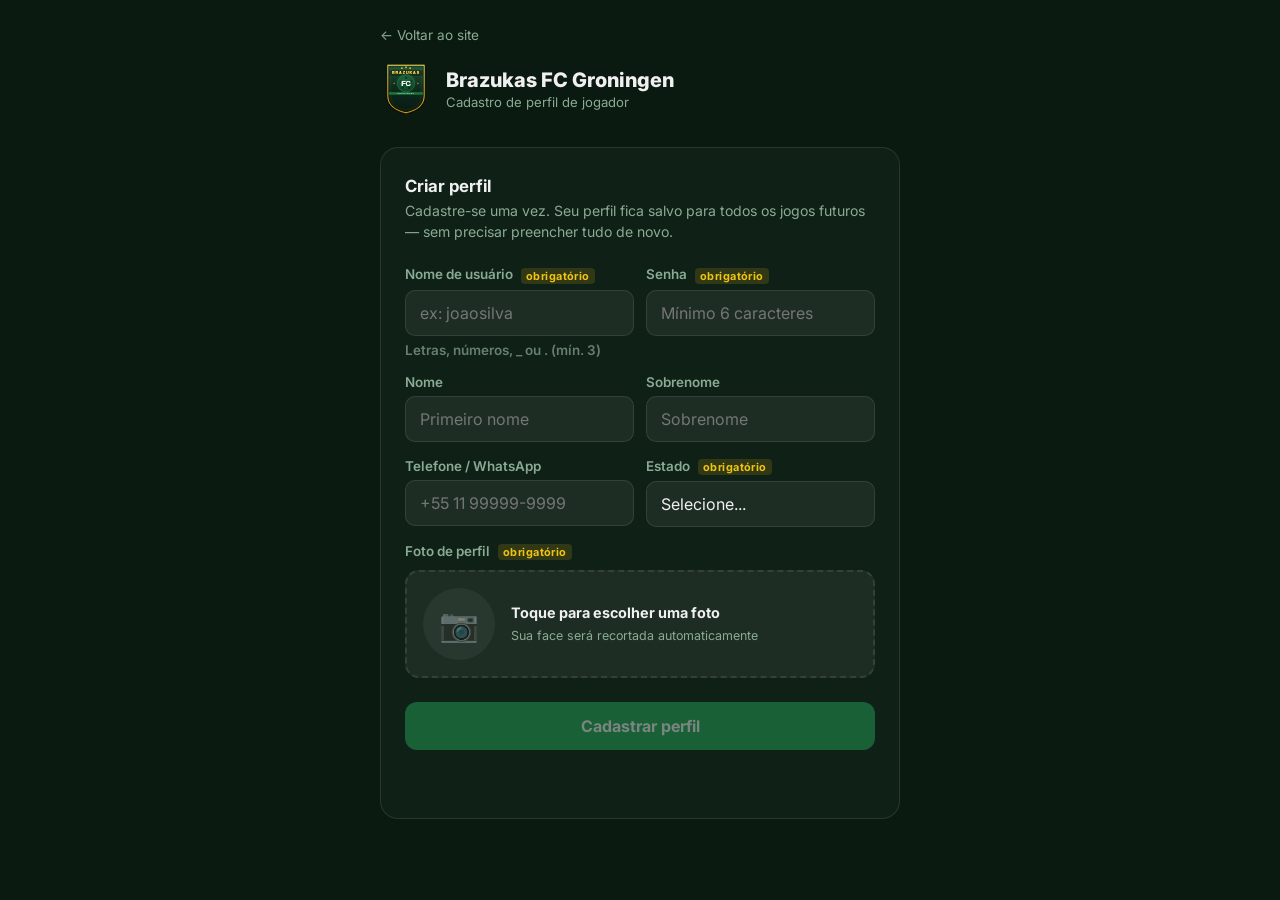
<file: register.html>
<!DOCTYPE html>
<html lang="pt-BR">
<head>
  <meta charset="UTF-8" />
  <meta name="viewport" content="width=device-width, initial-scale=1.0" />
  <title>Cadastro — Brazukas FC Groningen</title>
  <link rel="preconnect" href="https://fonts.googleapis.com" />
  <link rel="preconnect" href="https://fonts.gstatic.com" crossorigin />
  <link href="https://fonts.googleapis.com/css2?family=Inter:wght@400;500;600;700;800&display=swap" rel="stylesheet" />
  <style>
    :root {
      --green: #27ae60;
      --green-dark: #1e8449;
      --yellow: #f1c40f;
      --red: #e74c3c;
      --bg: #0b1a10;
      --card: #0f2016;
      --border: rgba(255,255,255,0.1);
      --text: #f0f0f0;
      --muted: #8aab93;
      --input-bg: rgba(255,255,255,0.06);
    }
    *, *::before, *::after { box-sizing: border-box; margin: 0; padding: 0; }
    html { font-size: 16px; }
    body {
      font-family: 'Inter', system-ui, sans-serif;
      background: var(--bg);
      color: var(--text);
      min-height: 100vh;
      padding: 24px 16px 48px;
      -webkit-text-size-adjust: 100%;
    }

    .page-wrap {
      max-width: 520px;
      margin: 0 auto;
    }

    /* Header */
    .page-header {
      display: flex;
      align-items: center;
      gap: 14px;
      margin-bottom: 32px;
    }
    .page-header img {
      width: 52px;
      height: 52px;
      flex-shrink: 0;
    }
    .page-header-copy { min-width: 0; }
    .page-header-copy h1 {
      font-size: 1.25rem;
      font-weight: 800;
      line-height: 1.1;
    }
    .page-header-copy p {
      font-size: 0.82rem;
      color: var(--muted);
      margin-top: 3px;
    }
    .back-link {
      display: inline-flex;
      align-items: center;
      gap: 6px;
      font-size: 0.85rem;
      color: var(--muted);
      text-decoration: none;
      margin-bottom: 20px;
    }
    .back-link:hover { color: var(--text); }

    /* Card */
    .card {
      background: var(--card);
      border: 1px solid var(--border);
      border-radius: 18px;
      padding: 28px 24px;
    }
    .card-title {
      font-size: 1.05rem;
      font-weight: 700;
      margin-bottom: 4px;
    }
    .card-desc {
      font-size: 0.88rem;
      color: var(--muted);
      margin-bottom: 24px;
      line-height: 1.5;
    }

    /* Fields */
    .field {
      display: flex;
      flex-direction: column;
      gap: 6px;
      margin-bottom: 16px;
    }
    .field > span {
      font-size: 0.84rem;
      font-weight: 600;
      color: var(--muted);
    }
    .field-hint {
      font-size: 0.76rem;
      color: var(--muted);
      opacity: 0.7;
    }
    .req {
      display: inline-block;
      font-size: 0.68rem;
      font-weight: 700;
      background: rgba(241,196,15,0.15);
      color: var(--yellow);
      border-radius: 4px;
      padding: 1px 5px;
      margin-left: 5px;
      vertical-align: middle;
      letter-spacing: 0.04em;
    }
    .field-row {
      display: grid;
      grid-template-columns: 1fr 1fr;
      gap: 12px;
    }
    @media (max-width: 400px) { .field-row { grid-template-columns: 1fr; } }

    input, select {
      width: 100%;
      padding: 12px 14px;
      background: var(--input-bg);
      border: 1px solid var(--border);
      border-radius: 10px;
      color: var(--text);
      font-size: 16px; /* prevents iOS zoom */
      font-family: inherit;
      outline: none;
      -webkit-appearance: none;
      appearance: none;
      touch-action: manipulation;
    }
    input:focus, select:focus {
      border-color: var(--green);
    }
    input.error, select.error {
      border-color: var(--red) !important;
    }
    select option { background: #0f2016; }

    /* Photo upload */
    .photo-section {
      margin-bottom: 16px;
    }
    .photo-section > span {
      display: block;
      font-size: 0.84rem;
      font-weight: 600;
      color: var(--muted);
      margin-bottom: 10px;
    }

    /* The label IS the tap target — iOS native */
    .photo-label {
      display: flex;
      align-items: center;
      gap: 16px;
      background: var(--input-bg);
      border: 2px dashed var(--border);
      border-radius: 14px;
      padding: 16px;
      cursor: pointer;
      -webkit-tap-highlight-color: transparent;
      touch-action: manipulation;
      transition: border-color 0.2s;
    }
    .photo-label:active { border-color: var(--green); }
    .photo-label.has-photo { border-style: solid; border-color: var(--green); }

    /* Hidden file input — opacity trick for iOS */
    #photo-input {
      position: absolute;
      opacity: 0;
      width: 0;
      height: 0;
      pointer-events: none;
    }

    .photo-canvas-wrap {
      flex-shrink: 0;
      width: 72px;
      height: 72px;
      border-radius: 50%;
      background: rgba(255,255,255,0.05);
      overflow: hidden;
      display: flex;
      align-items: center;
      justify-content: center;
    }
    .photo-canvas-wrap canvas {
      width: 72px;
      height: 72px;
      display: block;
      border-radius: 50%;
    }
    .photo-placeholder {
      font-size: 2rem;
      opacity: 0.4;
    }

    .photo-copy { min-width: 0; }
    .photo-copy strong {
      display: block;
      font-size: 0.9rem;
      font-weight: 700;
      margin-bottom: 3px;
    }
    .photo-copy small {
      font-size: 0.78rem;
      color: var(--muted);
    }
    #photo-status {
      font-size: 0.8rem;
      color: var(--green);
      margin-top: 2px;
      display: none;
    }

    /* Submit */
    .btn-submit {
      width: 100%;
      padding: 14px;
      border: none;
      border-radius: 12px;
      background: var(--green);
      color: #fff;
      font-size: 1rem;
      font-weight: 700;
      font-family: inherit;
      cursor: pointer;
      margin-top: 8px;
      touch-action: manipulation;
      -webkit-tap-highlight-color: transparent;
      transition: opacity 0.15s;
    }
    .btn-submit:disabled { opacity: 0.45; cursor: not-allowed; }
    .btn-submit:not(:disabled):active { opacity: 0.8; }

    /* Feedback */
    #feedback {
      margin-top: 16px;
      font-size: 0.9rem;
      line-height: 1.5;
      min-height: 24px;
    }
    #feedback.error { color: #fc8181; }
    #feedback.success { color: #68d391; }

    /* Success state */
    .success-card {
      text-align: center;
      padding: 40px 24px;
      display: none;
    }
    .success-card .icon { font-size: 3rem; margin-bottom: 16px; }
    .success-card h2 { font-size: 1.3rem; margin-bottom: 8px; }
    .success-card p { color: var(--muted); font-size: 0.92rem; line-height: 1.6; }
    .success-card a {
      display: inline-block;
      margin-top: 24px;
      padding: 12px 28px;
      border-radius: 999px;
      background: var(--green);
      color: #fff;
      font-weight: 700;
      text-decoration: none;
    }
  </style>
</head>
<body>
  <div class="page-wrap">

    <a href="/" class="back-link">
      ← Voltar ao site
    </a>

    <div class="page-header">
      <img src="/assets/logo.svg" alt="Brazukas FC" />
      <div class="page-header-copy">
        <h1>Brazukas FC Groningen</h1>
        <p>Cadastro de perfil de jogador</p>
      </div>
    </div>

    <!-- Form card -->
    <div class="card" id="form-card">
      <p class="card-title">Criar perfil</p>
      <p class="card-desc">Cadastre-se uma vez. Seu perfil fica salvo para todos os jogos futuros — sem precisar preencher tudo de novo.</p>

      <form id="register-form" novalidate>

        <div class="field-row">
          <div class="field">
            <span>Nome de usuário <span class="req">obrigatório</span></span>
            <input id="reg-username" type="text" placeholder="ex: joaosilva" maxlength="30"
                   autocomplete="username" autocapitalize="none" autocorrect="off" spellcheck="false" />
            <span class="field-hint">Letras, números, _ ou . (mín. 3)</span>
          </div>
          <div class="field">
            <span>Senha <span class="req">obrigatório</span></span>
            <input id="reg-password" type="password" placeholder="Mínimo 6 caracteres" maxlength="72"
                   autocomplete="new-password" />
          </div>
        </div>

        <div class="field-row">
          <div class="field">
            <span>Nome</span>
            <input id="reg-first-name" type="text" placeholder="Primeiro nome" maxlength="40"
                   autocapitalize="words" />
          </div>
          <div class="field">
            <span>Sobrenome</span>
            <input id="reg-last-name" type="text" placeholder="Sobrenome" maxlength="40"
                   autocapitalize="words" />
          </div>
        </div>

        <div class="field-row">
          <div class="field">
            <span>Telefone / WhatsApp</span>
            <input id="reg-phone" type="tel" placeholder="+55 11 99999-9999" maxlength="30" />
          </div>
          <div class="field">
            <span>Estado <span class="req">obrigatório</span></span>
            <select id="reg-state">
              <option value="">Selecione...</option>
              <option value="INTL">🌍 Internacional</option>
              <option disabled>── Brasil ──</option>
              <option>AC</option><option>AL</option><option>AP</option><option>AM</option>
              <option>BA</option><option>CE</option><option>DF</option><option>ES</option>
              <option>GO</option><option>MA</option><option>MT</option><option>MS</option>
              <option>MG</option><option>PA</option><option>PB</option><option>PR</option>
              <option>PE</option><option>PI</option><option>RJ</option><option>RN</option>
              <option>RS</option><option>RO</option><option>RR</option><option>SC</option>
              <option>SP</option><option>SE</option><option>TO</option>
            </select>
          </div>
        </div>

        <!-- Photo — label wraps the input directly, no JS click needed -->
        <div class="photo-section">
          <span>Foto de perfil <span class="req">obrigatório</span></span>

          <label class="photo-label" id="photo-label" for="photo-input">
            <div class="photo-canvas-wrap" id="photo-canvas-wrap">
              <span class="photo-placeholder" id="photo-placeholder">📷</span>
              <canvas id="photo-canvas" width="120" height="120" style="display:none;border-radius:50%"></canvas>
            </div>
            <div class="photo-copy">
              <strong id="photo-cta">Toque para escolher uma foto</strong>
              <small>Sua face será recortada automaticamente</small>
              <span id="photo-status">✓ Foto carregada</span>
            </div>
          </label>

          <!-- opacity:0, zero size — label[for] triggers it natively no iOS -->
          <input type="file" id="photo-input" accept="image/*" />
        </div>

        <button type="submit" class="btn-submit" id="submit-btn" disabled>
          Cadastrar perfil
        </button>

        <div id="feedback"></div>
      </form>
    </div>

    <!-- Success state -->
    <div class="card success-card" id="success-card">
      <div class="icon">✅</div>
      <h2>Cadastro enviado!</h2>
      <p>Seu perfil foi recebido e está aguardando aprovação do administrador.<br>Assim que aprovado você já pode entrar na lista de jogos.</p>
      <a href="/">← Voltar ao site</a>
    </div>

  </div>

  <script>
    // ── Helpers ───────────────────────────────────────────────────────────────
    const $ = id => document.getElementById(id);

    async function apiRequest(url, body) {
      const ctrl = new AbortController();
      const timer = setTimeout(() => ctrl.abort(), 12000);
      try {
        const res = await fetch(url, {
          method: 'POST',
          credentials: 'same-origin',
          cache: 'no-store',
          signal: ctrl.signal,
          headers: { 'Content-Type': 'application/json' },
          body: JSON.stringify(body),
        });
        clearTimeout(timer);
        const data = await res.json().catch(() => ({}));
        if (!res.ok) throw new Error(data.error || `Erro ${res.status}`);
        return data;
      } catch (err) {
        clearTimeout(timer);
        if (err.name === 'AbortError') throw new Error('Tempo esgotado. Verifique sua conexão.');
        throw err;
      }
    }

    function setFeedback(msg, type) {
      const el = $('feedback');
      el.textContent = msg;
      el.className = type; // 'error' | 'success' | ''
    }

    function markError(id) {
      const el = $(id);
      if (el) el.classList.add('error');
    }
    function clearErrors() {
      document.querySelectorAll('.error').forEach(el => el.classList.remove('error'));
    }

    // ── Photo upload ──────────────────────────────────────────────────────────
    let photoDataUrl = null;

    $('photo-input').addEventListener('change', function () {
      const file = this.files && this.files[0];
      if (!file) return;

      $('photo-cta').textContent = 'Processando…';

      const reader = new FileReader();

      reader.onload = function (e) {
        const img = new Image();

        img.onload = function () {
          const canvas = $('photo-canvas');
          const size = 120;
          canvas.width = size;
          canvas.height = size;
          const ctx = canvas.getContext('2d');

          // Square crop biased toward face (top quarter)
          const minDim = Math.min(img.width, img.height);
          const sx = (img.width - minDim) / 2;
          const sy = Math.max(0, (img.height - minDim) * 0.25);

          // Circular clip
          ctx.save();
          ctx.beginPath();
          ctx.arc(size / 2, size / 2, size / 2, 0, Math.PI * 2);
          ctx.clip();
          ctx.drawImage(img, sx, sy, minDim, minDim, 0, 0, size, size);
          ctx.restore();

          // Extract data URL
          try {
            photoDataUrl = canvas.toDataURL('image/jpeg', 0.82);
          } catch (_) {
            photoDataUrl = canvas.toDataURL('image/png');
          }

          // Show preview
          $('photo-placeholder').style.display = 'none';
          canvas.style.display = 'block';
          $('photo-label').classList.add('has-photo');
          $('photo-cta').textContent = 'Toque para trocar a foto';
          $('photo-status').style.display = 'block';
          $('submit-btn').disabled = false;

          // Allow re-selecting same file
          $('photo-input').value = '';
        };

        img.onerror = function () {
          $('photo-cta').textContent = 'Erro ao carregar. Tente outra foto.';
          $('photo-input').value = '';
        };

        img.src = e.target.result;
      };

      reader.onerror = function () {
        $('photo-cta').textContent = 'Erro ao ler arquivo. Tente outra foto.';
        $('photo-input').value = '';
      };

      reader.readAsDataURL(file);
    });

    // ── Form submit ───────────────────────────────────────────────────────────
    $('register-form').addEventListener('submit', async function (e) {
      e.preventDefault();
      clearErrors();
      setFeedback('', '');

      const btn = $('submit-btn');
      btn.disabled = true;
      btn.textContent = 'Enviando…';

      const username  = $('reg-username').value.trim().toLowerCase().replace(/[^a-z0-9_.]/g, '');
      const password  = $('reg-password').value;
      const firstName = $('reg-first-name').value.trim();
      const lastName  = $('reg-last-name').value.trim();
      const phone     = $('reg-phone').value.trim();
      const state     = $('reg-state').value;

      // Validate
      if (!username || username.length < 3) {
        markError('reg-username');
        setFeedback('⚠️ Escolha um nome de usuário com pelo menos 3 caracteres.', 'error');
        btn.disabled = false; btn.textContent = 'Cadastrar perfil'; return;
      }
      if (!password || password.length < 6) {
        markError('reg-password');
        setFeedback('⚠️ A senha deve ter pelo menos 6 caracteres.', 'error');
        btn.disabled = false; btn.textContent = 'Cadastrar perfil'; return;
      }
      if (!firstName || firstName.length < 2) {
        markError('reg-first-name');
        setFeedback('⚠️ Digite seu nome.', 'error');
        btn.disabled = false; btn.textContent = 'Cadastrar perfil'; return;
      }
      if (!lastName || lastName.length < 2) {
        markError('reg-last-name');
        setFeedback('⚠️ Digite seu sobrenome.', 'error');
        btn.disabled = false; btn.textContent = 'Cadastrar perfil'; return;
      }
      if (!state) {
        markError('reg-state');
        setFeedback('⚠️ Selecione seu estado ou "Internacional".', 'error');
        btn.disabled = false; btn.textContent = 'Cadastrar perfil'; return;
      }
      if (!photoDataUrl) {
        $('photo-label').style.borderColor = 'var(--red)';
        setFeedback('⚠️ Adicione sua foto de perfil — toque na área da câmera.', 'error');
        btn.disabled = false; btn.textContent = 'Cadastrar perfil'; return;
      }

      try {
        await apiRequest('/api/register', {
          username, password, firstName, lastName, phone, state,
          photoData: photoDataUrl,
        });

        // Show success
        $('form-card').style.display = 'none';
        $('success-card').style.display = 'block';
        window.scrollTo({ top: 0, behavior: 'smooth' });

      } catch (err) {
        setFeedback('⚠️ ' + (err.message || 'Erro desconhecido. Tente novamente.'), 'error');
        btn.disabled = false;
        btn.textContent = 'Cadastrar perfil';
      }
    });
  </script>
</body>
</html>
</file>
